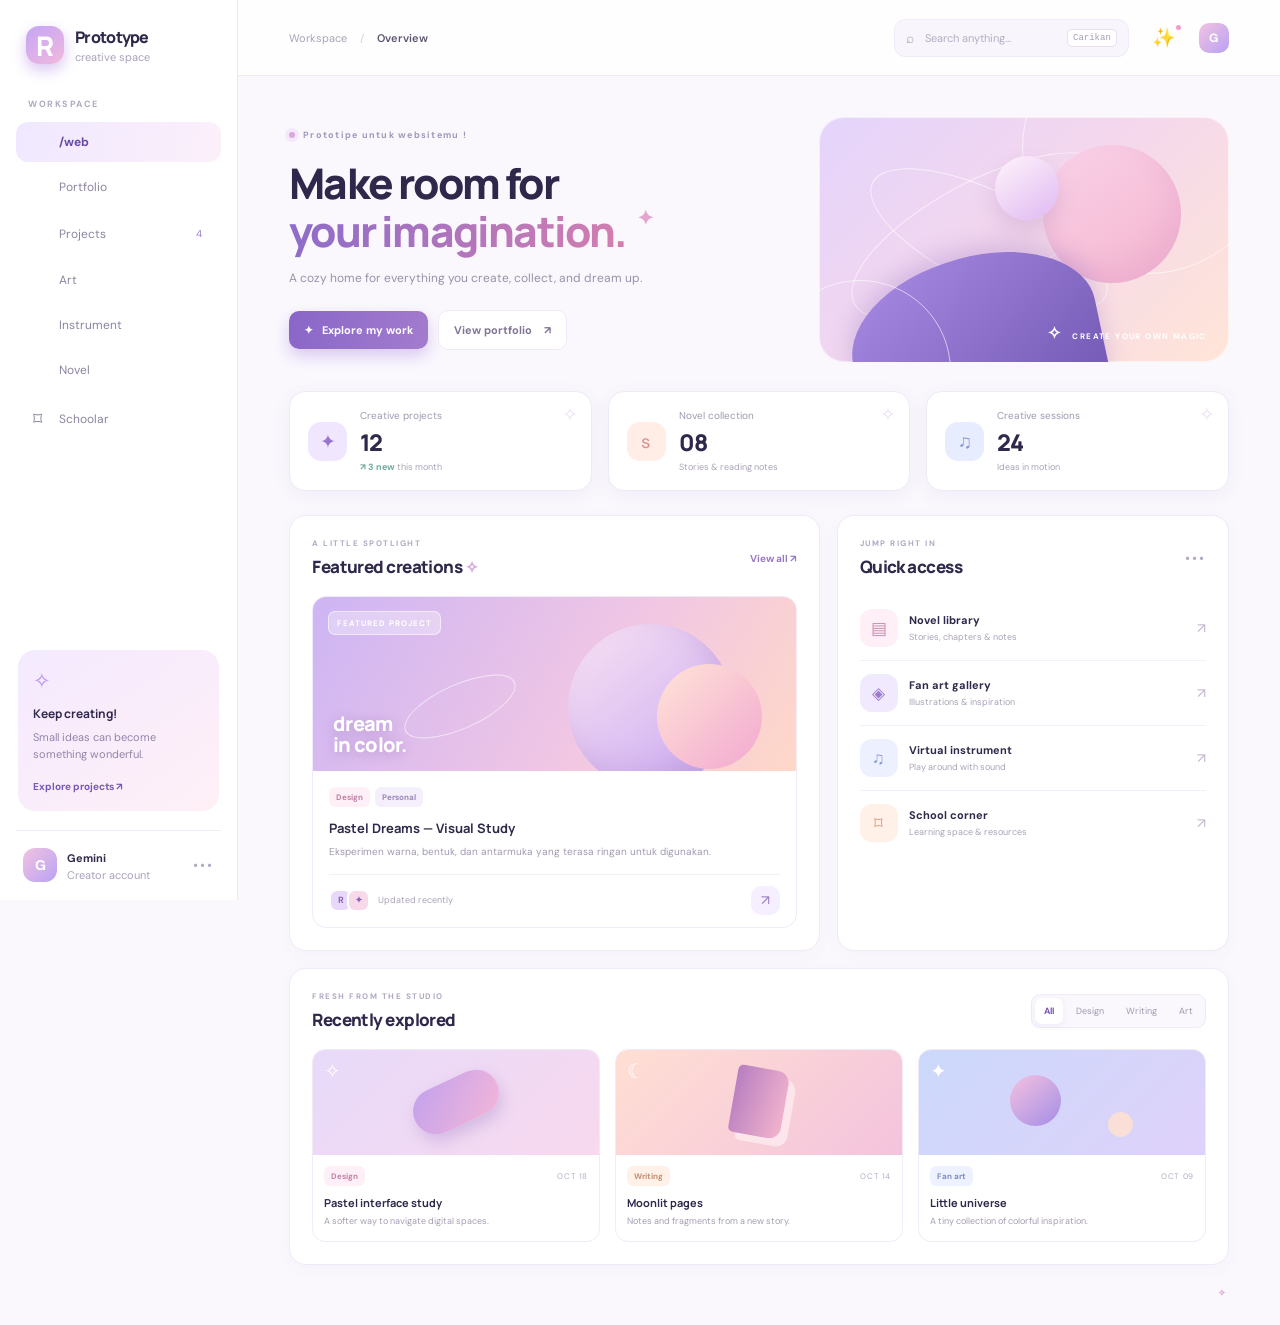
<file: Reference/index.html>
<!doctype html>
<html lang="id">
<head>
  <meta charset="utf-8"><meta name="viewport" content="width=device-width,initial-scale=1">
  <meta name="theme-color" content="#f2e9ff"><meta name="description" content="Rationatsu — ruang kreatif untuk proyek, fan art, novel, dan eksperimen digital.">
  <title>Redesign oleh gemini kalau mau liat liat aja.</title><link rel="stylesheet" href="style.css">
</head>
<body>
  <div class="app-shell">
    <aside class="sidebar" id="sidebar">
      <a class="brand" href="#home" aria-label="Rationatsu Home"><span class="brand-mark">R</span><span><b>Prototype</b><small>creative space</small></span></a>
      <div class="nav-label">WORKSPACE</div>
      <nav class="main-nav" aria-label="Navigasi utama">
        <a class="nav-link active" href="#home" data-page="home"><span></span> /web</a>
        <a class="nav-link" href="#portfolio" data-page="portfolio"><span></span> Portfolio</a>
        <a class="nav-link" href="#projects" data-page="projects"><span></span> Projects <em>4</em></a>
        <a class="nav-link" href="#fanart" data-page="fanart"><span></span> Art</a>
        <a class="nav-link" href="#instrument" data-page="instrument"><span> </span> Instrument </a>
        <a class="nav-link" href="#novel" data-page="novel"><span></span> Novel</a>
        <a class="nav-link" href="#school" data-page="school"><span>⌑</span> Schoolar</a>
      </nav>
      <div class="sidebar-bottom"><div class="mini-card"><span class="sparkle">✧</span><b>Keep creating!</b><p>Small ideas can become something wonderful.</p><a href="#projects" class="mini-link">Explore projects ↗</a></div><div class="profile-row"><div class="avatar">G</div><div><b>Gemini</b><small>Creator account</small></div><span class="dots">•••</span></div></div>
    </aside>
    <main class="main-content" id="home">
      <header class="topbar"><button class="icon-btn menu-toggle" id="menuToggle" aria-label="Buka menu">☰</button><div class="crumb">Workspace <span>/</span> <b id="crumbName">Overview</b></div><div class="top-actions"><label class="search"><span>⌕</span><input id="globalSearch" type="search" placeholder="Search anything..." aria-label="Cari konten"><kbd>Carikan</kbd></label><button class="icon-btn notification" aria-label="Notifikasi">✨<i></i></button><div class="avatar avatar-small">G</div></div></header>
      <div class="page-wrap">
        <section class="welcome-row"><div><div class="eyebrow"><span class="eyebrow-dot"></span>Prototipe untuk websitemu !</div><h1>Make room for<br><span>your imagination.</span> <span class="title-star">✦</span></h1><p class="intro">A cozy home for everything you create, collect, and dream up.</p><div class="welcome-actions"><a class="button button-primary" href="#projects">✦ &nbsp; Explore my work</a><a class="button button-quiet" href="#portfolio">View portfolio <span>↗</span></a></div></div><div class="hero-art" aria-label="Abstract pastel shapes"><div class="art-orbit orbit-one"></div><div class="art-orbit orbit-two"></div><div class="art-sun"></div><div class="art-wave"></div><div class="art-ball"></div><div class="art-caption"><span>✧</span> CREATE YOUR OWN MAGIC</div></div></section>
        <section class="stats-grid" aria-label="Ringkasan"><article class="stat-card"><div class="stat-icon lilac">✦</div><div><span class="stat-label">Creative projects</span><strong>12</strong><small><span class="up">↗ 3 new</span> this month</small></div><span class="stat-decoration">✧</span></article><article class="stat-card"><div class="stat-icon peach">s</div><div><span class="stat-label">Novel collection</span><strong>08</strong><small>Stories & reading notes</small></div><span class="stat-decoration">✧</span></article><article class="stat-card"><div class="stat-icon blue">♫</div><div><span class="stat-label">Creative sessions</span><strong>24</strong><small>Ideas in motion</small></div><span class="stat-decoration">✧</span></article></section>
        <section class="content-grid"><div class="panel featured-panel"><div class="section-heading"><div><span class="section-kicker">A LITTLE SPOTLIGHT</span><h2>Featured creations <span>✧</span></h2></div><a class="text-link" href="#projects">View all ↗</a></div><div class="featured-card"><div class="feature-visual visual-one"><span class="visual-chip">FEATURED PROJECT</span><div class="visual-shape shape-a"></div><div class="visual-shape shape-b"></div><div class="visual-shape shape-c"></div><span class="visual-word">dream<br>in color.</span></div><div class="feature-info"><div><span class="tag tag-pink">Design</span><span class="tag">Personal</span></div><h3>Pastel Dreams — Visual Study</h3><p>Eksperimen warna, bentuk, dan antarmuka yang terasa ringan untuk digunakan.</p><div class="feature-footer"><div class="avatar-stack"><span>R</span><span>✦</span></div><small>Updated recently</small><a href="#projects" class="round-arrow" aria-label="Lihat proyek">↗</a></div></div></div></div>
          <div class="panel quick-panel"><div class="section-heading"><div><span class="section-kicker">JUMP RIGHT IN</span><h2>Quick access</h2></div><span class="more">•••</span></div><div class="quick-list"><a href="#novel" class="quick-item"><span class="quick-icon qi-pink">▤</span><span><b>Novel library</b><small>Stories, chapters & notes</small></span><span class="quick-arrow">↗</span></a><a href="#fanart" class="quick-item"><span class="quick-icon qi-purple">◈</span><span><b>Fan art gallery</b><small>Illustrations & inspiration</small></span><span class="quick-arrow">↗</span></a><a href="#instrument" class="quick-item"><span class="quick-icon qi-blue">♫</span><span><b>Virtual instrument</b><small>Play around with sound</small></span><span class="quick-arrow">↗</span></a><a href="#school" class="quick-item"><span class="quick-icon qi-peach">⌑</span><span><b>School corner</b><small>Learning space & resources</small></span><span class="quick-arrow">↗</span></a></div></div></section>
        <section class="panel recent-panel"><div class="section-heading"><div><span class="section-kicker">FRESH FROM THE STUDIO</span><h2>Recently explored</h2></div><div class="filter-tabs" role="group" aria-label="Filter konten"><button class="filter active" data-filter="all">All</button><button class="filter" data-filter="design">Design</button><button class="filter" data-filter="writing">Writing</button><button class="filter" data-filter="art">Art</button></div></div><div class="recent-grid" id="recentGrid"><a class="recent-card" href="#projects" data-category="design" data-search="pastel interface design"><div class="recent-thumb thumb-lilac"><span>✧</span><div class="thumb-capsule"></div></div><div class="recent-meta"><span class="tag tag-pink">Design</span><span class="recent-date">OCT 18</span></div><h3>Pastel interface study</h3><p>A softer way to navigate digital spaces.</p></a><a class="recent-card" href="#novel" data-category="writing" data-search="moonlit pages novel writing"><div class="recent-thumb thumb-peach"><span>☾</span><div class="book-shape"></div></div><div class="recent-meta"><span class="tag tag-orange">Writing</span><span class="recent-date">OCT 14</span></div><h3>Moonlit pages</h3><p>Notes and fragments from a new story.</p></a><a class="recent-card" href="#fanart" data-category="art" data-search="little universe fan art illustration"><div class="recent-thumb thumb-blue"><span>✦</span><div class="planet planet-a"></div><div class="planet planet-b"></div></div><div class="recent-meta"><span class="tag tag-blue">Fan art</span><span class="recent-date">OCT 09</span></div><h3>Little universe</h3><p>A tiny collection of colorful inspiration.</p></a></div><div class="empty-state" id="emptyState" hidden>No matching creations. Try another keyword or filter.</div></section>
        <footer class="footer"><span></span><span> <b>✧</b></span></footer>
      </div>
    </main>
  </div><div class="toast" id="toast" role="status" aria-live="polite"></div><script src="app.js"></script>
</body></html>
</file>
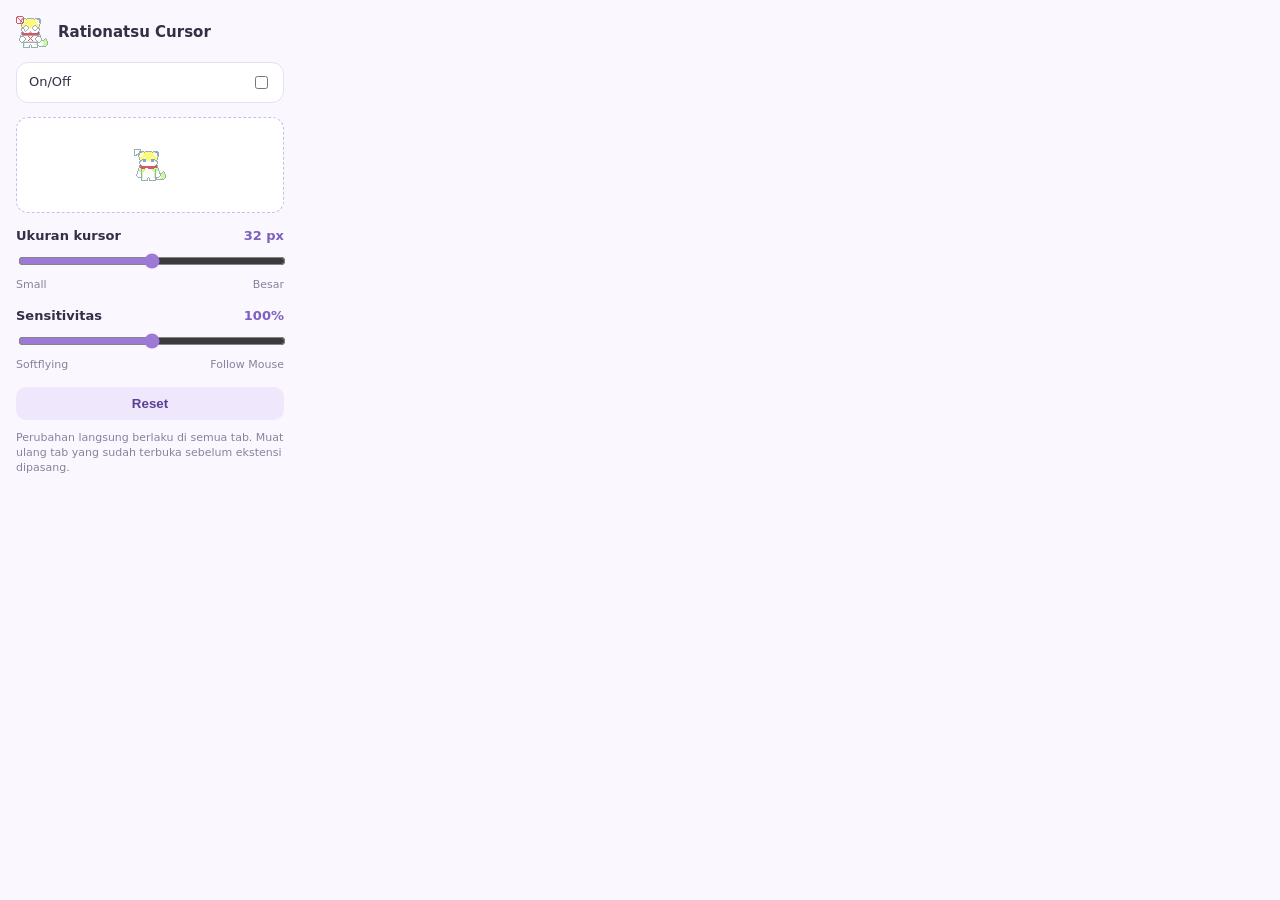
<file: Exstensi/popup.html>
<!doctype html>
<html lang="id">
<head>
<meta charset="utf-8">
<title>Rationatsu Cursor</title>
<style>
  *{box-sizing:border-box}
  body{margin:0;width:300px;padding:16px;font:13px/1.4 system-ui,-apple-system,"Segoe UI",sans-serif;background:#faf7ff;color:#352e45}
  header{display:flex;align-items:center;gap:10px;margin-bottom:14px}
  header img{width:32px;height:32px;image-rendering:pixelated}
  h1{font-size:15px;margin:0}
  .row{margin:14px 0}
  .label{display:flex;justify-content:space-between;font-weight:600;margin-bottom:6px}
  .label output{color:#7f5fc0;font-weight:700}
  input[type=range]{width:100%;accent-color:#9d7ad5}
  .hint{font-size:11px;color:#8b819e;margin-top:3px;display:flex;justify-content:space-between}
  .switch{display:flex;align-items:center;justify-content:space-between;padding:10px 12px;background:#fff;border:1px solid #e8dff6;border-radius:12px}
  .preview{height:96px;border:1px dashed #cdbbea;border-radius:12px;background:#fff;display:grid;place-items:center;overflow:hidden}
  .preview img{image-rendering:pixelated}
  button{width:100%;border:0;border-radius:10px;padding:9px;background:#efe7fb;color:#5b3f96;font-weight:700;cursor:pointer}
  button:hover{background:#e3d6f8}
  .note{font-size:11px;color:#8b819e;margin-top:10px}
</style>
</head>
<body>
  <header><img src="icons/icon48.png" alt=""><h1>Rationatsu Cursor</h1></header>

  <label class="switch"><span>On/Off</span><input type="checkbox" id="enabled"></label>

  <div class="row">
    <div class="preview"><img id="preview" src="cursors/idle.png" alt="Pratinjau"></div>
  </div>

  <div class="row">
    <div class="label"><span>Ukuran kursor</span><output id="sizeOut">32 px</output></div>
    <input type="range" id="size" min="16" max="128" step="4">
    <div class="hint"><span>Small</span><span>Besar</span></div>
  </div>

  <div class="row">
    <div class="label"><span>Sensitivitas</span><output id="sensOut">100%</output></div>
    <input type="range" id="sensitivity" min="10" max="100" step="5">
    <div class="hint"><span>Softflying</span><span>Follow Mouse</span></div>
  </div>

  <button id="reset">Reset</button>
  <div class="note">Perubahan langsung berlaku di semua tab. Muat ulang tab yang sudah terbuka sebelum ekstensi dipasang.</div>
  <script src="popup.js"></script>
</body>
</html>
</file>
<file: Reference/style.css>
@import url('https://fonts.googleapis.com/css2?family=DM+Sans:wght@400;500;600;700&family=Manrope:wght@400;500;600;700;800&display=swap');
:root{--ink:#30284a;--muted:#928aa8;--line:#eee8f7;--purple:#7653b8;--purple-dark:#5d3e9e;--pink:#f5c3df;--lavender:#e6d9fb;--surface:#fff;--bg:#faf8fd;--shadow:0 12px 34px rgba(69,44,110,.07)}*{box-sizing:border-box}html{scroll-behavior:smooth}body{margin:0;background:var(--bg);color:var(--ink);font-family:'DM Sans',sans-serif;font-size:14px}a{color:inherit;text-decoration:none}button,input{font:inherit}.app-shell{min-height:100vh;display:flex}.sidebar{width:238px;position:fixed;inset:0 auto 0 0;background:#fff;border-right:1px solid var(--line);padding:26px 16px 18px;display:flex;flex-direction:column;z-index:20}.brand{display:flex;align-items:center;gap:11px;padding:0 10px 34px}.brand-mark{display:grid;place-items:center;width:38px;height:38px;border-radius:13px;background:linear-gradient(145deg,#c5a5f6,#f1b9dd);color:white;font:800 27px Manrope;box-shadow:0 6px 15px #d9c5f1}.brand b{font:800 16px Manrope;letter-spacing:-.7px;display:block}.brand small,.profile-row small{display:block;color:#aaa1ba;font-size:11px;margin-top:2px}.nav-label,.section-kicker{font-size:9px;font-weight:700;letter-spacing:1.5px;color:#b1a8c2}.nav-label{padding:0 12px 12px}.main-nav{display:grid;gap:5px}.nav-link{display:flex;align-items:center;gap:12px;padding:12px;border-radius:12px;color:#8c849f;font-size:12px;transition:.2s}.nav-link>span{font-size:18px;width:19px;text-align:center}.nav-link:hover{background:#faf7ff;color:var(--purple)}.nav-link.active{background:linear-gradient(100deg,#f0e8ff,#fbf0fa);color:#6848a4;font-weight:700}.nav-link em{margin-left:auto;font-size:10px;font-style:normal;background:#fff;border-radius:7px;padding:3px 7px;color:#9a80ca}.sidebar-bottom{margin-top:auto}.mini-card{position:relative;overflow:hidden;padding:17px 15px;border-radius:17px;background:linear-gradient(145deg,#f4eaff,#fff0f7);margin:0 2px 19px}.sparkle{display:block;color:#b58de8;font-size:21px;margin-bottom:9px}.mini-card b{font:700 12px Manrope}.mini-card p{font-size:11px;line-height:1.6;color:#9285a8;margin:7px 0 12px}.mini-link{font-size:10px;color:#7857b6;font-weight:700}.profile-row{display:flex;align-items:center;gap:10px;border-top:1px solid #f1edf7;padding:17px 7px 0}.profile-row b{font-size:11px}.avatar{display:grid;place-items:center;flex-shrink:0;width:34px;height:34px;border-radius:12px;background:linear-gradient(135deg,#f2c3e1,#b9a1f3);color:#fff;font-weight:800}.dots{margin-left:auto;color:#b3a9c2;letter-spacing:2px}.main-content{margin-left:238px;width:calc(100% - 238px);min-width:0}.topbar{height:76px;background:rgba(255,255,255,.8);border-bottom:1px solid var(--line);display:flex;align-items:center;justify-content:space-between;padding:0 clamp(22px,4vw,55px);position:sticky;top:0;z-index:10;backdrop-filter:blur(18px)}.crumb{font-size:11px;color:#aaa2b9}.crumb span{padding:0 10px;color:#d5cddd}.crumb b{color:#5d526f;font-weight:600}.top-actions{display:flex;align-items:center;gap:17px}.search{display:flex;align-items:center;gap:9px;background:#f8f5fc;border:1px solid #f0ebf7;border-radius:11px;padding:9px 11px;width:235px;color:#a49ab7}.search input{width:100%;min-width:0;border:0;outline:0;background:transparent;color:var(--ink);font-size:11px}.search input::placeholder{color:#b5adc3}.search kbd{font-size:9px;white-space:nowrap;border:1px solid #e8e0f0;background:white;border-radius:5px;padding:3px 5px;color:#a79bb8}.icon-btn{border:0;background:transparent;color:#8f83a5;font-size:19px;cursor:pointer;position:relative}.notification i{position:absolute;width:5px;height:5px;border-radius:50%;background:#f19dc9;top:1px;right:1px}.avatar-small{width:30px;height:30px;border-radius:10px;font-size:12px}.menu-toggle{display:none}.page-wrap{max-width:1440px;margin:0 auto;padding:36px clamp(22px,4vw,55px) 22px}.welcome-row{display:grid;grid-template-columns:1.1fr .9fr;align-items:center;gap:28px;min-height:255px}.eyebrow{display:flex;align-items:center;gap:8px;font-size:9px;letter-spacing:1.25px;font-weight:700;color:#a296b9}.eyebrow-dot{width:6px;height:6px;background:#dba5e2;border-radius:50%;box-shadow:0 0 0 4px #f4e8fa}h1,h2,h3,p{margin-top:0}h1{font:800 clamp(29px,3.3vw,44px)/1.14 Manrope,sans-serif;letter-spacing:-1.8px;margin:18px 0 13px}h1>span:first-of-type{background:linear-gradient(90deg,#8d6cc9,#d47eaf);-webkit-background-clip:text;background-clip:text;color:transparent}.title-star{font-size:20px;color:#e3a4ce;vertical-align:top;margin-left:4px}.intro{font-size:12px;line-height:1.7;color:#9990a9;max-width:360px;margin-bottom:21px}.welcome-actions{display:flex;align-items:center;gap:10px}.button{display:inline-flex;align-items:center;justify-content:center;border-radius:10px;padding:12px 15px;font-size:11px;font-weight:700;transition:transform .2s,box-shadow .2s}.button:hover{transform:translateY(-2px)}.button-primary{color:#fff;background:linear-gradient(110deg,#8866c8,#a47cce);box-shadow:0 7px 16px #d9c8f0}.button-quiet{color:#817495;background:#fff;border:1px solid #f0eaf7}.button-quiet span{margin-left:12px}.hero-art{height:245px;border-radius:25px;position:relative;overflow:hidden;background:linear-gradient(135deg,#e4d4fc 0%,#f4d7ed 48%,#ffe5d7 100%);box-shadow:inset 0 0 0 1px #fff9}.hero-art:before{content:'';position:absolute;width:250px;height:250px;right:-45px;top:-95px;border:1px solid #fff9;border-radius:50%}.hero-art:after{content:'';position:absolute;width:180px;height:180px;left:-50px;bottom:-100px;border:1px solid #fff9;border-radius:50%}.art-orbit{position:absolute;border:1px solid #ffffff9c;border-radius:50%;transform:rotate(-28deg)}.orbit-one{width:290px;height:110px;top:64px;left:18px}.orbit-two{width:260px;height:95px;top:75px;left:40px;transform:rotate(26deg)}.art-sun{position:absolute;width:138px;height:138px;right:48px;top:28px;border-radius:50%;background:linear-gradient(145deg,#f9d2e9,#f5b5ce);box-shadow:inset -10px -14px 25px #df9bc955}.art-wave{position:absolute;left:30px;bottom:-45px;width:250px;height:150px;border-radius:55% 45% 0 0;background:linear-gradient(145deg,#a98be4,#7359b4);transform:rotate(-12deg);box-shadow:0 -9px 22px #9b7ac555}.art-ball{position:absolute;width:64px;height:64px;left:43%;top:39px;border-radius:50%;background:linear-gradient(145deg,#fff4fa,#dfb8f2);box-shadow:0 12px 22px #a17bb444}.art-caption{position:absolute;right:22px;bottom:18px;color:#fff;font-size:8px;letter-spacing:1.4px;font-weight:700;z-index:2}.art-caption span{font-size:17px;margin-right:7px}.stats-grid{display:grid;grid-template-columns:repeat(3,minmax(0,1fr));gap:16px;margin:24px 0}.stat-card{display:flex;align-items:center;gap:13px;position:relative;overflow:hidden;background:#fff;border:1px solid #f0eaf7;border-radius:16px;padding:17px 18px;box-shadow:0 4px 18px #654a8810}.stat-icon{width:39px;height:39px;border-radius:13px;display:grid;place-items:center;font-size:19px}.lilac{background:#f0e7ff;color:#9875cf}.peach{background:#ffede6;color:#d99091}.blue{background:#e7edff;color:#8495d7}.stat-label{display:block;color:#a198b2;font-size:10px;margin-bottom:4px}.stat-card strong{font:800 23px Manrope;letter-spacing:-1px;display:block}.stat-card small{display:block;font-size:9px;color:#aaa2b7;margin-top:3px}.up{color:#6eaa9a;font-weight:700}.stat-decoration{position:absolute;right:13px;top:10px;font-size:19px;color:#eadff6}.content-grid{display:grid;grid-template-columns:1.15fr .85fr;gap:17px}.panel{background:#fff;border:1px solid #f0eaf7;border-radius:17px;padding:22px;box-shadow:0 4px 18px #654a8808;min-width:0}.section-heading{display:flex;align-items:center;justify-content:space-between;gap:12px;margin-bottom:18px}.section-kicker{display:block;font-size:8px;margin-bottom:7px}h2{font:800 17px Manrope;letter-spacing:-.55px;margin:0}h2 span{color:#d8a5df;font-size:16px}.text-link{font-size:10px;color:#9777c4;font-weight:700;white-space:nowrap}.featured-card{border:1px solid #f1eaf7;border-radius:14px;overflow:hidden}.feature-visual{height:174px;position:relative;overflow:hidden}.visual-one{background:linear-gradient(120deg,#cdb5f4,#f0c6e4 58%,#ffd8c8)}.visual-chip{position:absolute;z-index:3;left:15px;top:14px;border:1px solid #ffffff8c;background:#ffffff55;border-radius:7px;padding:6px 8px;color:#fff;font-size:8px;letter-spacing:1px;font-weight:700}.visual-shape{position:absolute;border-radius:50%}.shape-a{width:165px;height:165px;background:linear-gradient(140deg,#f9e2f2,#c9a8f2);right:13%;top:27px;box-shadow:inset -15px -16px 30px #9c75c444}.shape-b{width:105px;height:105px;background:linear-gradient(135deg,#ffe4d7,#f2a8d0);right:7%;top:67px}.shape-c{width:120px;height:45px;border:1px solid #fff9;left:18%;top:87px;transform:rotate(-24deg)}.visual-word{position:absolute;left:20px;bottom:16px;color:#fff;font:800 20px/1.05 Manrope;letter-spacing:-.7px;text-shadow:0 2px 12px #8761ad66}.feature-info{padding:15px 16px 12px}.tag{display:inline-flex;align-items:center;border-radius:6px;padding:5px 7px;background:#f4effb;color:#9a86b8;font-size:8px;font-weight:700;margin-right:5px}.tag-pink{background:#fff0f7;color:#c17ea6}.tag-orange{background:#fff1e8;color:#c48c72}.tag-blue{background:#eef1ff;color:#7d8ac2}.feature-info h3{font:700 13px Manrope;margin:12px 0 7px}.feature-info p{font-size:10px;line-height:1.65;color:#a198b1;margin-bottom:13px}.feature-footer{display:flex;align-items:center;border-top:1px solid #f3eef8;padding-top:11px}.avatar-stack{display:flex}.avatar-stack span{width:23px;height:23px;display:grid;place-items:center;border:2px solid white;border-radius:8px;background:#e8d8fa;color:#8666b6;font-size:9px;font-weight:700}.avatar-stack span+span{margin-left:-5px;background:#f8d9e9}.feature-footer small{font-size:9px;color:#aaa2b7;margin-left:8px}.round-arrow{display:grid;place-items:center;margin-left:auto;width:29px;height:29px;border-radius:10px;background:#f6efff;color:#9878c7}.quick-panel{padding-bottom:14px}.more{color:#b4a8c4;letter-spacing:2px}.quick-list{display:grid}.quick-item{display:flex;align-items:center;gap:11px;padding:13px 0;border-bottom:1px solid #f4eff8;transition:.2s}.quick-item:last-child{border-bottom:0}.quick-item:hover{transform:translateX(3px)}.quick-icon{width:38px;height:38px;border-radius:12px;display:grid;place-items:center;font-size:17px;flex-shrink:0}.qi-pink{background:#fff0f7;color:#cb8bb0}.qi-purple{background:#f1eaff;color:#9b7bd0}.qi-blue{background:#edf0ff;color:#8496d6}.qi-peach{background:#fff0e8;color:#d99a82}.quick-item b{display:block;font-size:11px;margin-bottom:4px}.quick-item small{display:block;color:#aaa2b8;font-size:9px}.quick-arrow{margin-left:auto;color:#c0b4d0;font-size:14px}.recent-panel{margin-top:17px}.filter-tabs{display:flex;gap:4px;background:#faf7fd;border:1px solid #f0eaf7;border-radius:9px;padding:3px}.filter{border:0;background:transparent;padding:7px 9px;border-radius:7px;color:#a198b1;font-size:9px;cursor:pointer}.filter.active{background:#fff;color:#7654b4;box-shadow:0 2px 7px #66438b12;font-weight:700}.recent-grid{display:grid;grid-template-columns:repeat(3,minmax(0,1fr));gap:15px}.recent-card{min-width:0;border:1px solid #f1ebf7;border-radius:13px;overflow:hidden;transition:.2s}.recent-card:hover{transform:translateY(-3px);box-shadow:var(--shadow)}.recent-thumb{height:105px;position:relative;display:grid;place-items:center;overflow:hidden}.thumb-lilac{background:linear-gradient(135deg,#e7dafa,#f8d9ee)}.thumb-peach{background:linear-gradient(135deg,#ffdfd3,#f4c3dd)}.thumb-blue{background:linear-gradient(135deg,#cbd9fa,#dfd1fa)}.recent-thumb>span{position:absolute;top:8px;left:11px;color:#fff;font-size:20px;z-index:2}.thumb-capsule{width:90px;height:46px;border-radius:50px;background:linear-gradient(140deg,#c2a1ec,#f3b6d9);transform:rotate(-25deg);box-shadow:0 8px 15px #9d7bc655}.book-shape{width:52px;height:68px;border-radius:5px 12px 12px 5px;background:linear-gradient(100deg,#b77ec0,#f3b4ce);transform:rotate(10deg);box-shadow:8px 7px 0 #fff7}.planet{position:absolute;border-radius:50%}.planet-a{width:51px;height:51px;background:linear-gradient(140deg,#f4c1df,#a48ee7);left:32%;top:25px}.planet-b{width:25px;height:25px;background:#f9dfd5;right:25%;bottom:18px}.recent-card .recent-meta{display:flex;align-items:center;justify-content:space-between;padding:11px 11px 0}.recent-date{font-size:8px;color:#b5abc3;letter-spacing:.6px}.recent-card h3{font:700 11px Manrope;margin:9px 11px 5px}.recent-card p{font-size:9px;line-height:1.55;color:#a59cb5;margin:0 11px 13px}.empty-state{padding:25px;text-align:center;color:#9c91ae;font-size:12px}.footer{display:flex;justify-content:space-between;gap:12px;color:#b3a9c1;font-size:9px;padding:22px 3px 4px}.footer b{color:#d7a2d3;margin-left:5px}.toast{position:fixed;bottom:20px;left:50%;transform:translate(-50%,20px);padding:11px 16px;background:#382b52;color:white;border-radius:10px;font-size:11px;opacity:0;pointer-events:none;transition:.25s;z-index:50;box-shadow:0 8px 30px #35224b33}.toast.show{opacity:1;transform:translate(-50%,0)}
@media(min-width:1450px){.page-wrap{padding-top:44px}.welcome-row{min-height:280px}.hero-art{height:270px}.feature-visual{height:195px}.recent-thumb{height:125px}}
@media(max-width:1100px){.sidebar{width:210px}.main-content{margin-left:210px;width:calc(100% - 210px)}.welcome-row{grid-template-columns:1fr .8fr}.hero-art{height:220px}.content-grid{grid-template-columns:1fr}.quick-list{grid-template-columns:1fr 1fr;column-gap:20px}.quick-item:nth-child(3){border-bottom:0}.stats-grid{gap:10px}.stat-card{padding:14px 12px}.stat-icon{width:34px;height:34px}.stat-decoration{display:none}}
@media(max-width:760px){.sidebar{transform:translateX(-100%);transition:transform .25s;box-shadow:12px 0 30px #38244a12}.sidebar.open{transform:translateX(0)}.main-content{margin-left:0;width:100%}.topbar{height:64px;padding:0 18px;gap:12px}.menu-toggle{display:block}.crumb{margin-right:auto}.top-actions{gap:11px}.search{width:min(36vw,190px);padding:8px}.search kbd{display:none}.page-wrap{padding:25px 18px 18px}.welcome-row{grid-template-columns:1fr;gap:20px}.hero-art{height:190px}.welcome-row h1{font-size:36px}.stats-grid{grid-template-columns:1fr;gap:9px;margin:17px 0}.stat-card{padding:13px 15px}.stat-card strong{font-size:20px}.stat-label{font-size:10px}.content-grid{gap:12px}.panel{padding:16px}.recent-grid{grid-template-columns:1fr 1fr}.recent-card:last-child{display:none}.filter-tabs{gap:1px}.filter{padding:7px 6px}.section-heading{align-items:flex-start}.section-heading h2{font-size:15px}.footer{font-size:8px}.profile-row{margin-top:10px}}
@media(max-width:420px){.search{width:38px;background:transparent;border-color:transparent;padding:7px}.search input,.search kbd{display:none}.search span{font-size:22px}.top-actions{gap:7px}.welcome-row h1{font-size:32px}.welcome-actions{flex-wrap:wrap}.button{padding:11px 12px}.quick-list{grid-template-columns:1fr}.quick-item:nth-child(3){border-bottom:1px solid #f4eff8}.recent-grid{grid-template-columns:1fr}.recent-card:last-child{display:block}.recent-thumb{height:120px}.recent-panel .section-heading{flex-direction:column}.filter-tabs{width:100%;justify-content:space-between}.filter{flex:1}.footer{flex-direction:column}}
@media(prefers-reduced-motion:reduce){*,*::before,*::after{scroll-behavior:auto!important;transition:none!important}}
</file>
